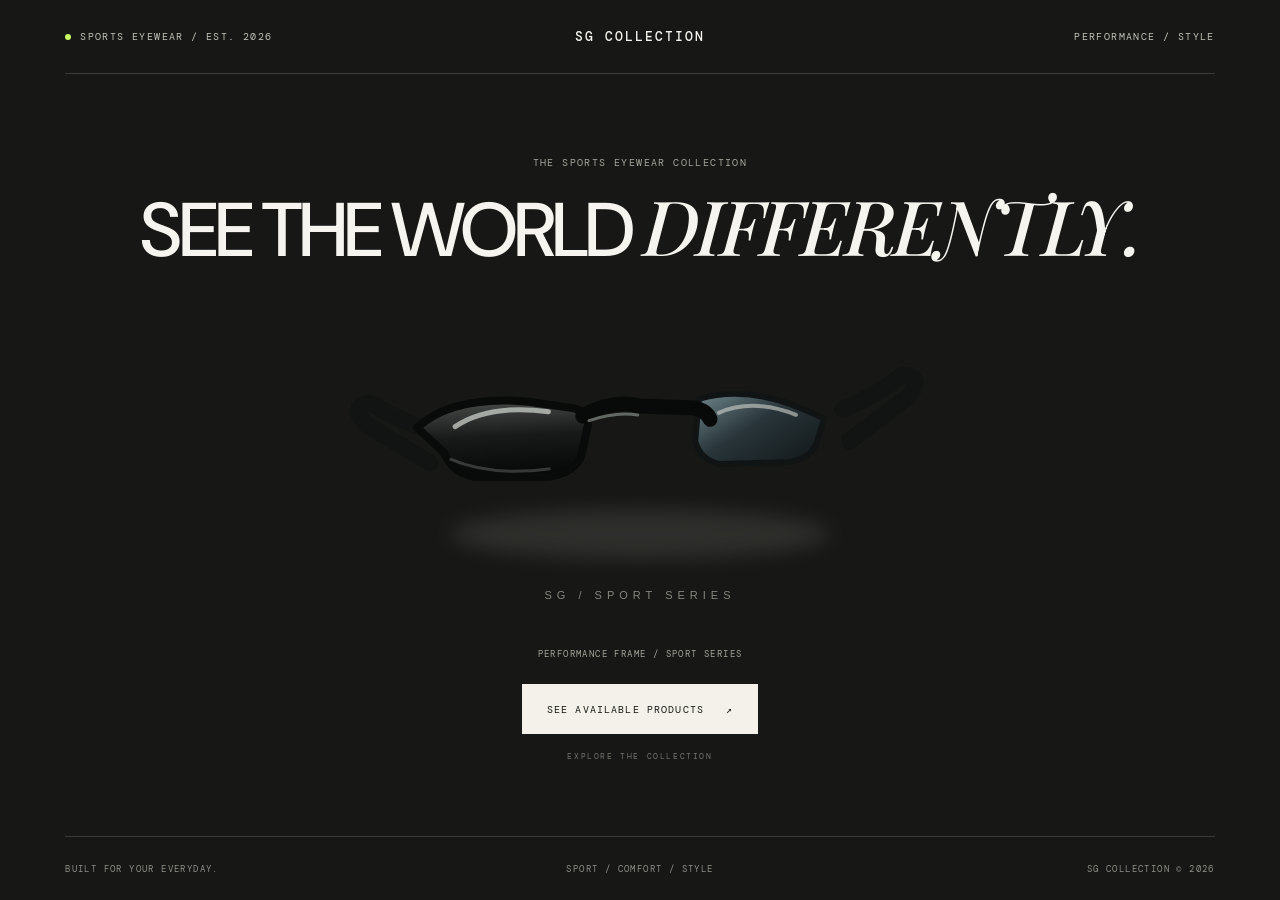
<file: index.html>
<!DOCTYPE html>
<html lang="en">
<head>
  <meta charset="UTF-8">
  <meta name="viewport" content="width=device-width, initial-scale=1.0">
  <meta name="theme-color" content="#111110">
  <meta name="description" content="SG Collection — sports eyewear for everyday movement.">
  <title>SG COLLECTION | Sports Eyewear</title>
  <link rel="stylesheet" href="css/style.css">
</head>
<body class="intro-body">
  <main class="intro-screen">
    <header class="top-bar">
      <div class="top-left"><span class="status-dot"></span><span>SPORTS EYEWEAR / EST. 2026</span></div>
      <a href="index.html" class="brand-name">SG COLLECTION</a>
      <div class="top-right">PERFORMANCE / STYLE</div>
    </header>

    <section class="hero">
      <p class="eyebrow">THE SPORTS EYEWEAR COLLECTION</p>
      <h1 class="hero-title">SEE THE WORLD <em>DIFFERENTLY.</em></h1>

      <div class="hero-art" aria-label="Illustration of wraparound sports sunglasses">
        <img src="assets/images/hero-sports-sunglasses.svg" alt="Black wraparound sports sunglasses">
      </div>

      <p class="product-caption">PERFORMANCE FRAME / SPORT SERIES</p>
      <a class="button button-light" href="shop.html">SEE AVAILABLE PRODUCTS <span>↗</span></a>
      <p class="interaction-hint">EXPLORE THE COLLECTION</p>
    </section>

    <footer class="bottom-bar">
      <span>BUILT FOR YOUR EVERYDAY.</span>
      <span class="footer-center">SPORT / COMFORT / STYLE</span>
      <span>SG COLLECTION © 2026</span>
    </footer>
  </main>
</body>
</html>
</file>
<file: css/style.css>
@import url('https://fonts.googleapis.com/css2?family=DM+Mono:wght@400;500&family=DM+Sans:wght@400;500;600;700&family=Playfair+Display:ital,wght@0,500;0,600;1,500;1,600&display=swap');

:root {
  --ink: #171816;
  --paper: #f4f2ec;
  --muted: #85857d;
  --line: rgba(255,255,255,.16);
  --accent: #c7fa65;
}
* { box-sizing: border-box; }
html { scroll-behavior: smooth; }
body { margin: 0; font-family: "DM Sans", Arial, sans-serif; }
a { color: inherit; }
button, input { font: inherit; }
button, a { -webkit-tap-highlight-color: transparent; }
.intro-body { background: var(--ink); color: #f5f4ef; min-height: 100vh; }
.intro-screen { min-height: 100vh; padding: 0 5.1%; display: flex; flex-direction: column; }
.top-bar, .bottom-bar { display: grid; grid-template-columns: 1fr auto 1fr; align-items: center; min-height: 74px; border-bottom: 1px solid var(--line); gap: 18px; }
.top-left, .top-right, .bottom-bar, .eyebrow, .product-caption, .interaction-hint, .brand-name { font-family: "DM Mono", monospace; font-size: 10px; letter-spacing: 1.4px; }
.top-left { display: flex; align-items: center; gap: 9px; color: #c2c2b9; }
.status-dot { width: 6px; height: 6px; border-radius: 50%; background: var(--accent); display: inline-block; }
.brand-name { text-decoration: none; font-size: 13px; font-weight: 500; letter-spacing: 2px; white-space: nowrap; }
.top-right { text-align: right; color: #c2c2b9; }
.hero { flex: 1; min-height: 590px; display: flex; flex-direction: column; justify-content: center; align-items: center; text-align: center; padding: 55px 0 48px; }
.eyebrow { margin: 0; color: #a6a69d; }
.hero-title { margin: 19px 0 0; font-size: clamp(36px, 6vw, 76px); line-height: .98; letter-spacing: -3.3px; font-weight: 500; }
.hero-title em, .shop-hero h1 em, .about-strip h2 em { font-family: "Playfair Display", Georgia, serif; font-weight: 500; }
.hero-art { width: min(600px, 90vw); margin: 16px auto 0; }
.hero-art img { display: block; width: 100%; height: auto; }
.product-caption { margin: 4px 0 24px; color: #a5a59b; font-size: 9px; }
.button { display: inline-flex; min-height: 50px; align-items: center; justify-content: center; gap: 22px; border: 1px solid transparent; padding: 0 24px; text-decoration: none; font-family: "DM Mono", monospace; font-size: 10px; letter-spacing: 1.15px; transition: transform .2s, background .2s, color .2s; cursor: pointer; }
.button:hover { transform: translateY(-2px); }
.button-light { background: #f3f1e9; color: #171816; }
.button-light:hover { background: var(--accent); }
.interaction-hint { margin: 17px 0 0; color: #74756e; font-size: 8px; letter-spacing: 1.6px; }
.bottom-bar { margin-top: auto; border-top: 1px solid var(--line); border-bottom: 0; min-height: 64px; color: #8e8f87; font-size: 9px; }
.bottom-bar span:last-child { text-align: right; }
.footer-center { text-align: center; }
@media (max-width: 650px) {
  .intro-screen { padding: 0 20px; }
  .top-bar { grid-template-columns: 1fr auto; min-height: 68px; }
  .top-left { font-size: 8px; letter-spacing: .7px; }
  .top-right { display: none; }
  .brand-name { font-size: 11px; letter-spacing: 1.1px; }
  .hero { min-height: calc(100svh - 132px); padding: 44px 0 38px; }
  .hero-title { font-size: clamp(34px, 10vw, 52px); letter-spacing: -1.7px; line-height: 1.05; }
  .hero-art { width: min(520px, 100%); margin-top: 30px; }
  .product-caption { font-size: 8px; margin-top: 15px; }
  .button { min-height: 52px; width: 100%; max-width: 340px; padding: 0 14px; gap: 12px; font-size: 9px; }
  .bottom-bar { grid-template-columns: 1fr auto; gap: 8px; font-size: 8px; line-height: 1.5; padding: 14px 0; }
  .footer-center { display: none; }
}
@media (prefers-reduced-motion: reduce) { *, *::before, *::after { scroll-behavior: auto !important; transition: none !important; } }
</file>
